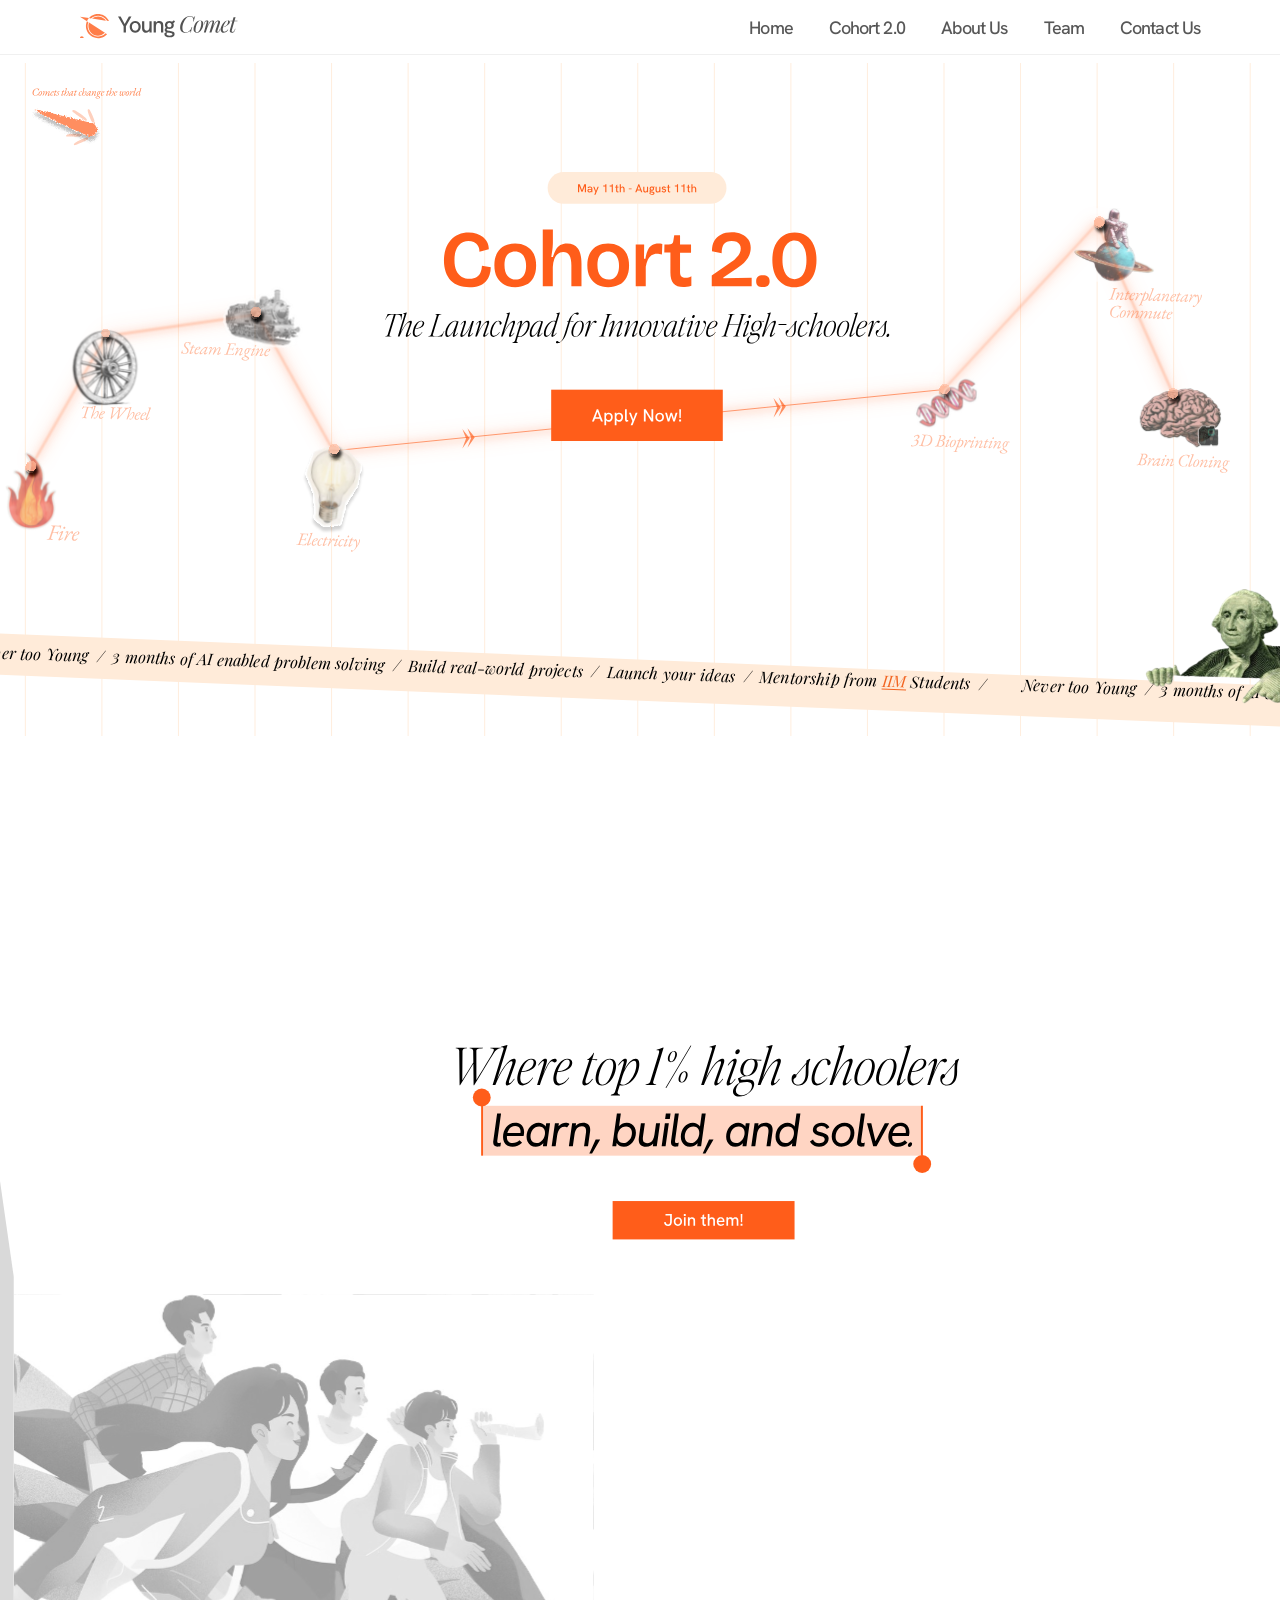
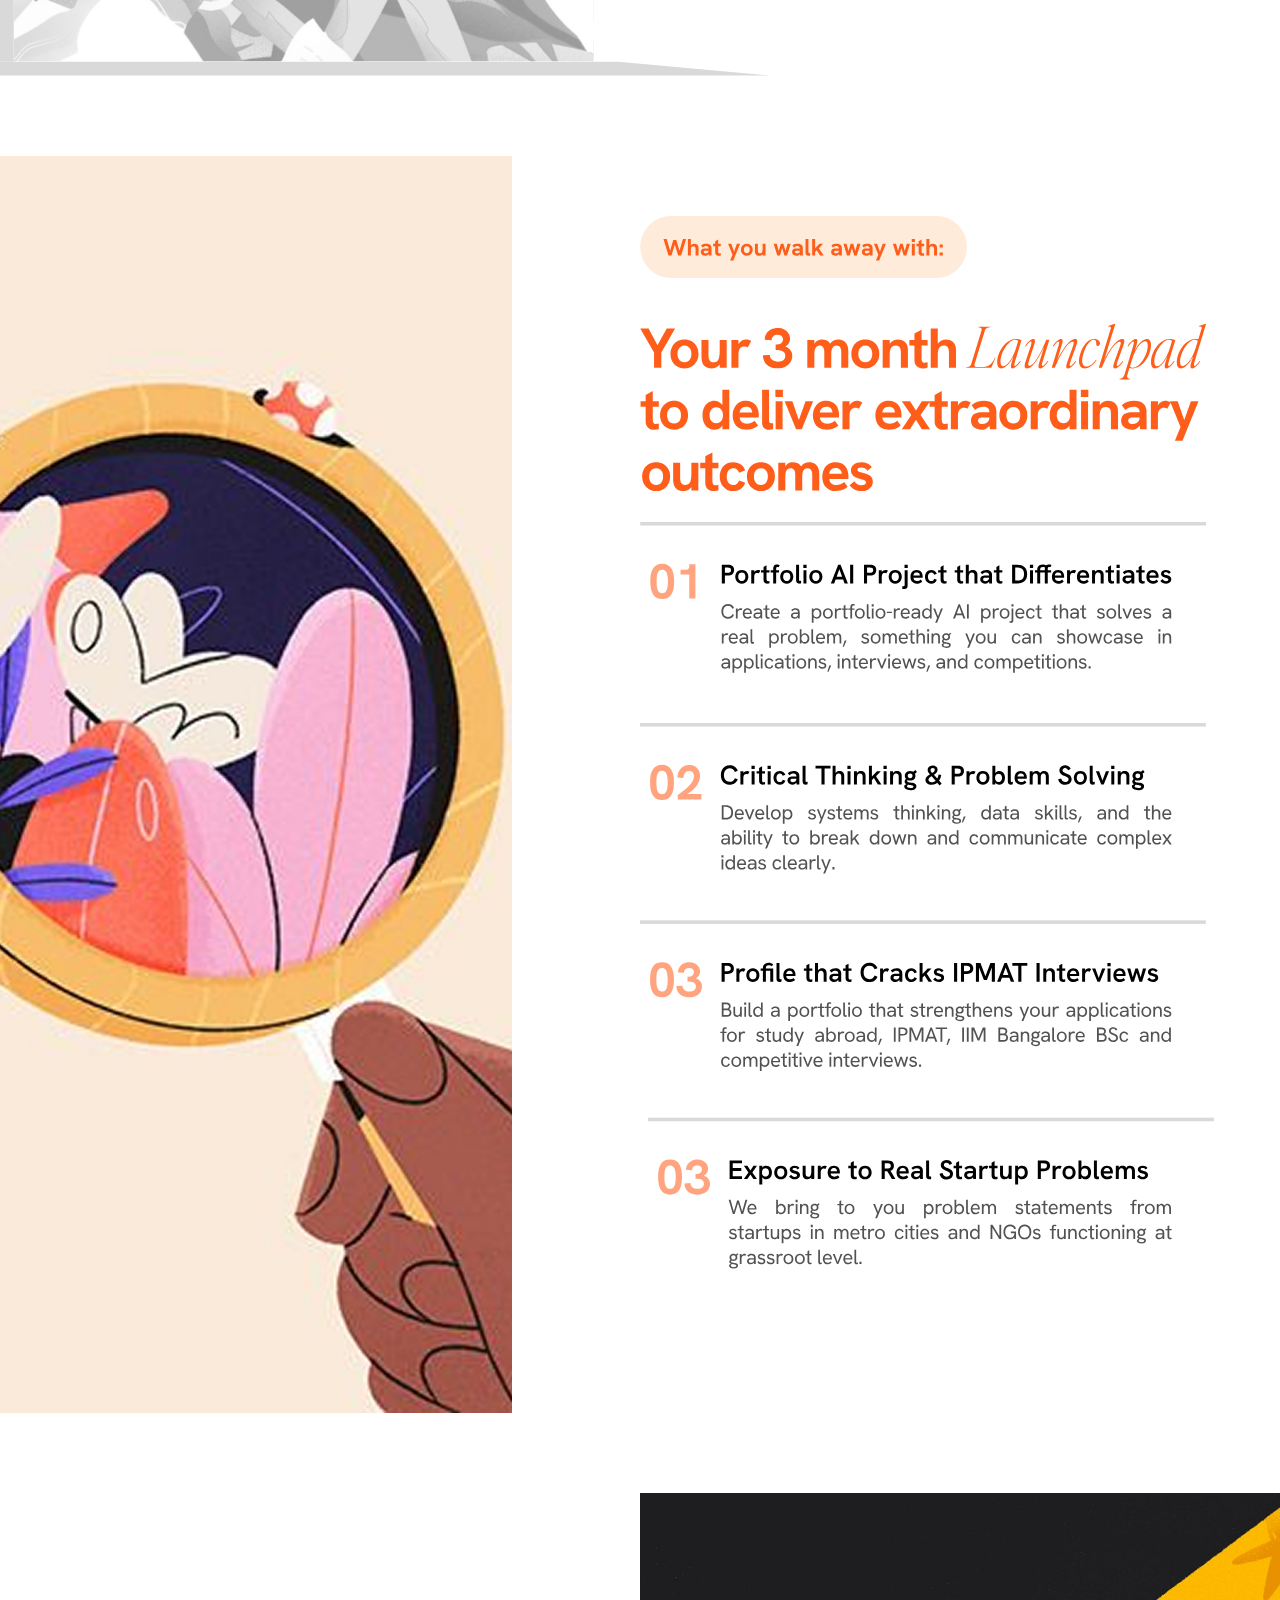
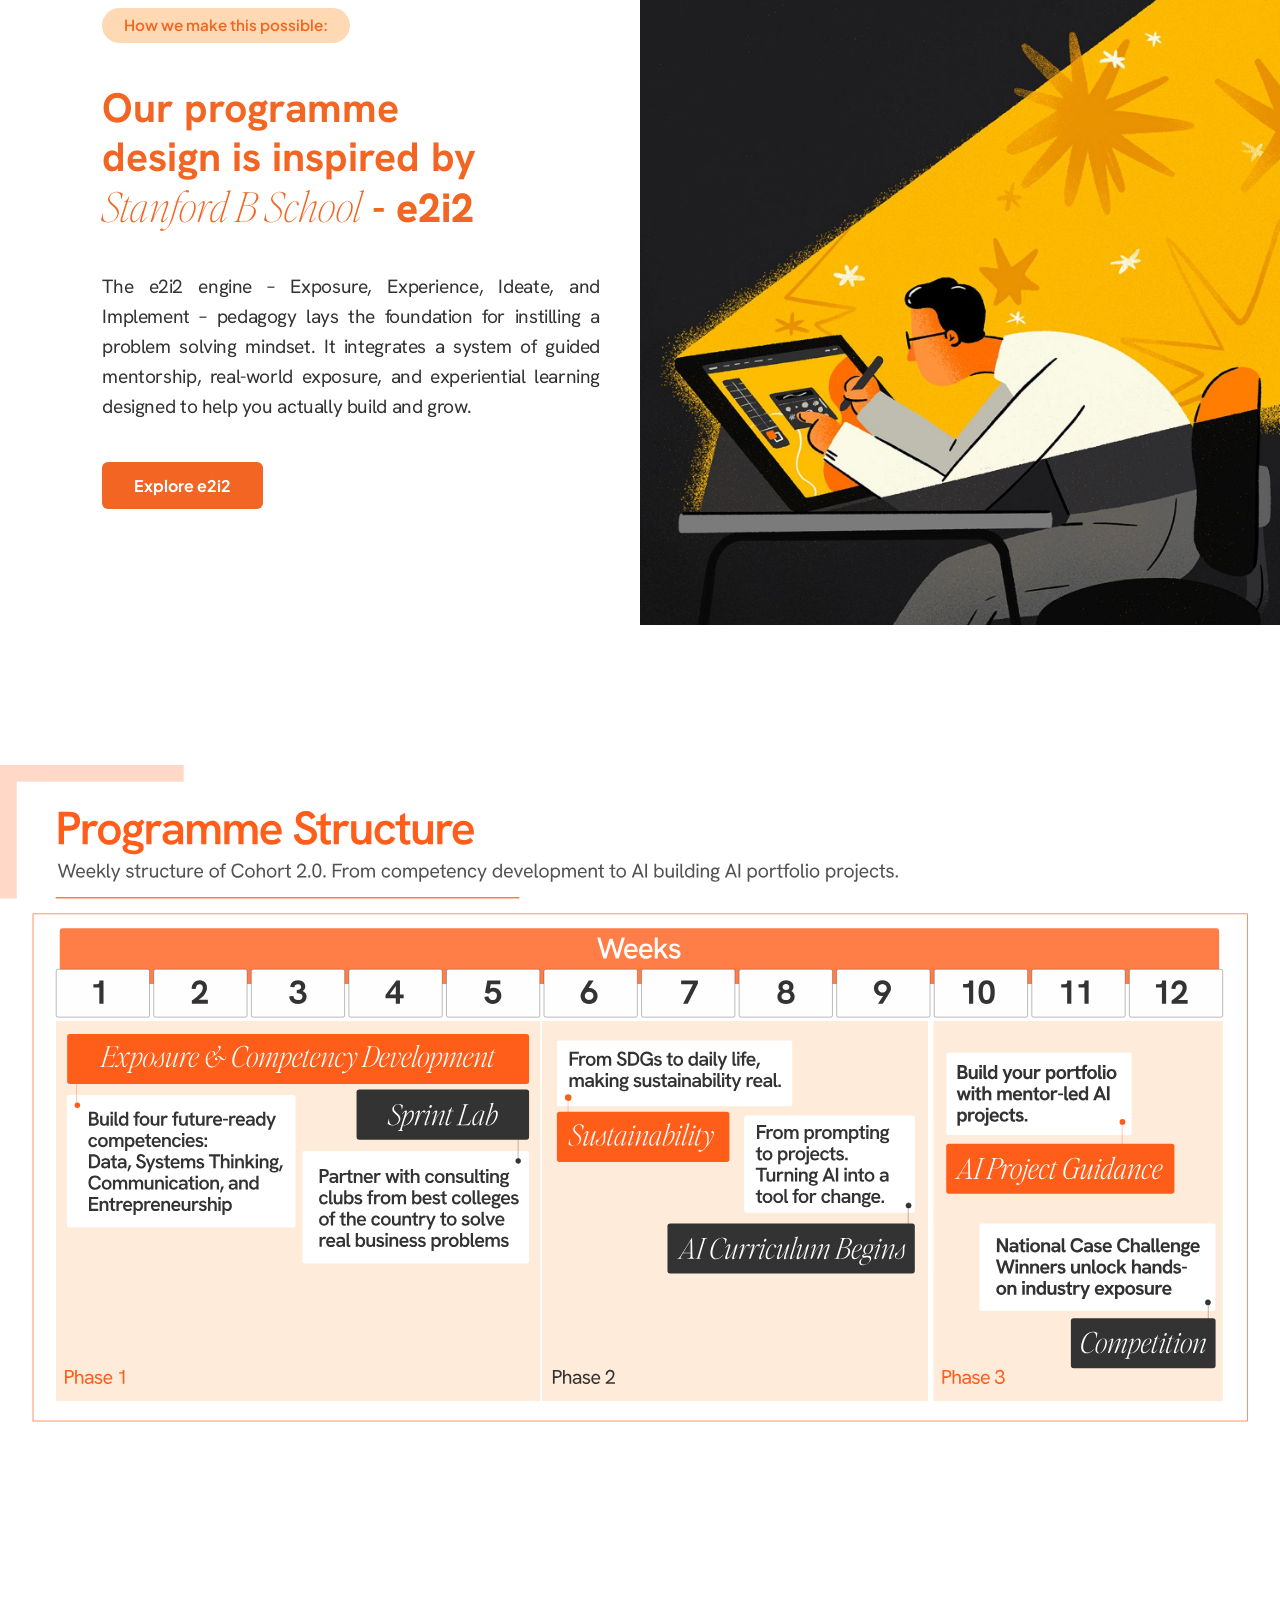
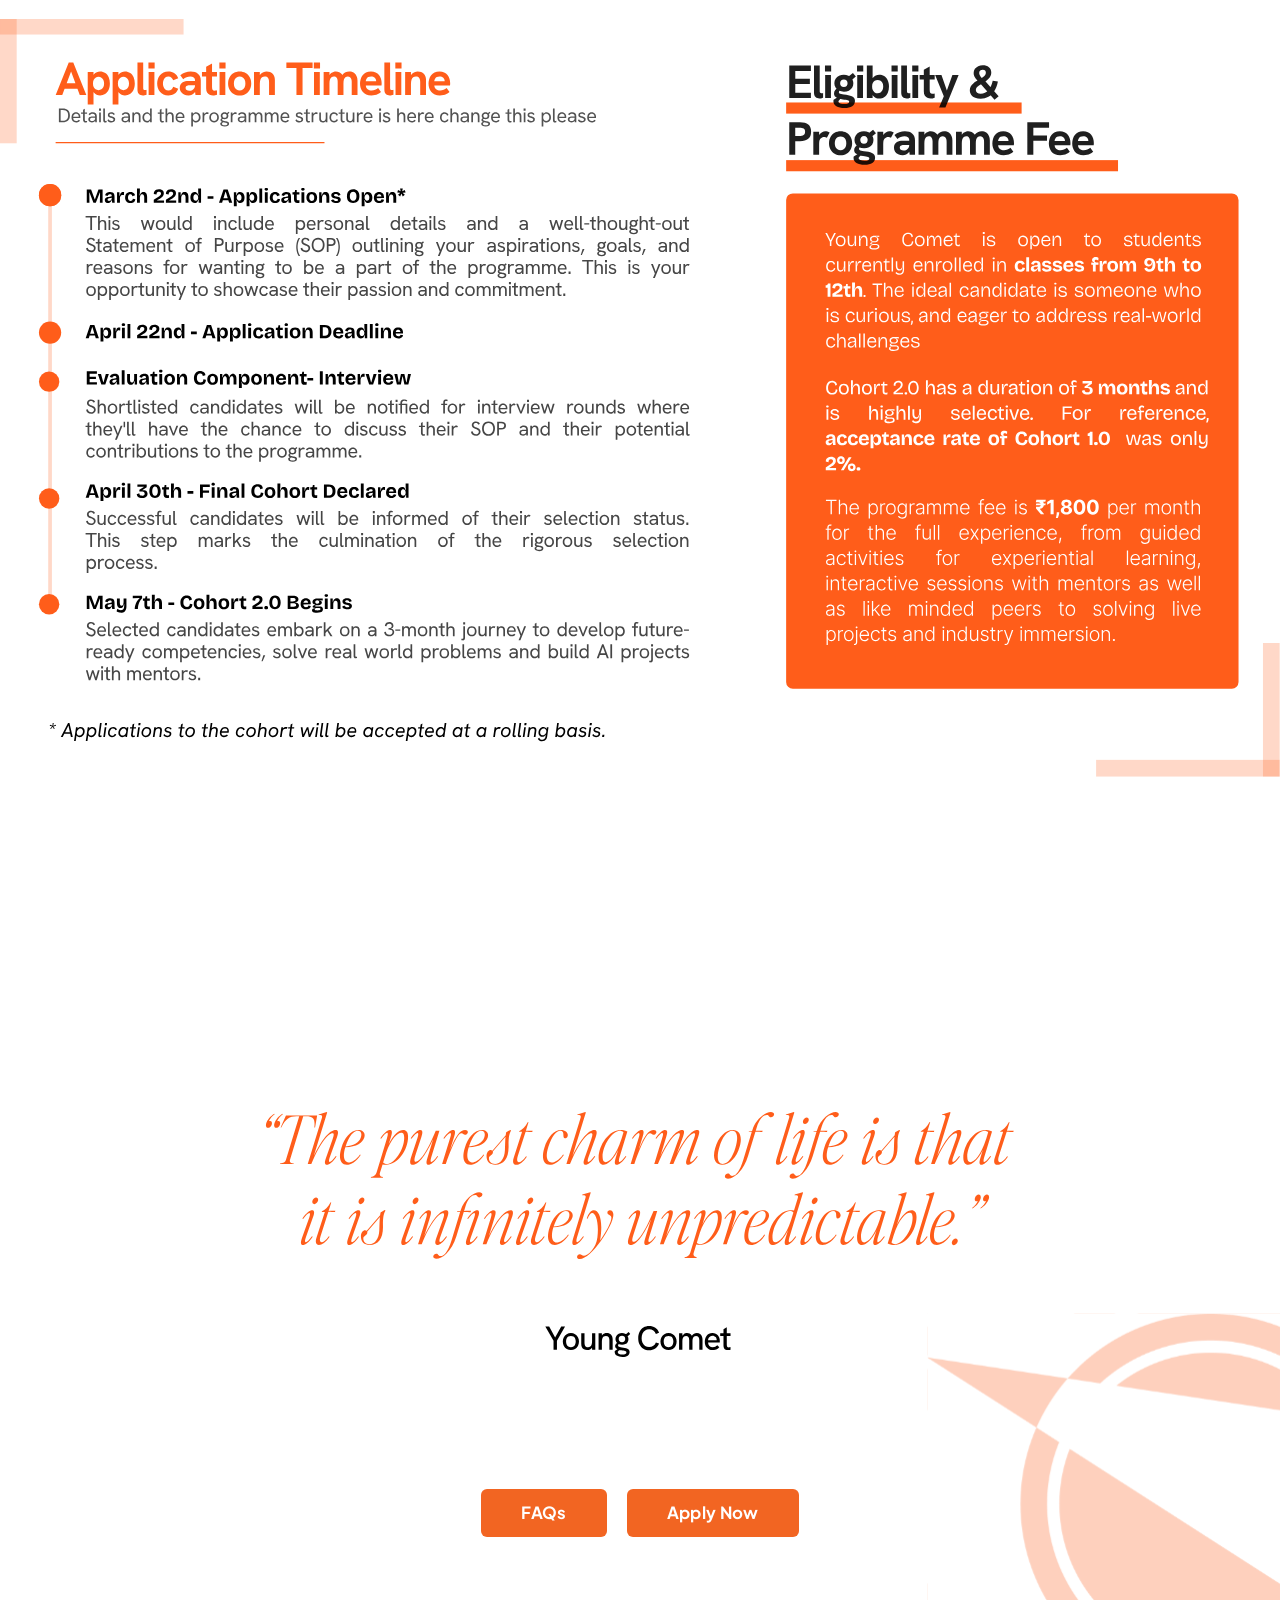
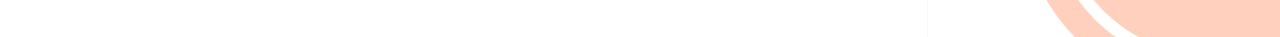
<file: cohort2.0.html>
<!DOCTYPE html>
<html lang="en">

<head>
  <meta charset="UTF-8" />
  <meta name="viewport" content="width=device-width, initial-scale=1.0" />
  <title>Young Comet — Cohort 2.0</title>
  <link rel="preconnect" href="https://fonts.googleapis.com" />
  <link rel="preconnect" href="https://fonts.gstatic.com" crossorigin />
  <link
    href="https://fonts.googleapis.com/css2?family=Hanken+Grotesk:wght@400;500;700&family=Plus+Jakarta+Sans:wght@400;500;700;800&family=Instrument+Serif:ital@0;1&family=Playfair+Display:ital,wght@0,400;1,400&display=swap"
    rel="stylesheet" />
  <link rel="icon" href="./assets/home/Group 85.svg" type="image/svg+xml" />
  <link rel="stylesheet" href="page2.css" />
</head>

<body>
  <header class="site-header">
    <div class="header-inner">
      <a href="./index.html" class="header-logo">
        <img src="./assets/home/Group 76.svg" alt="" class="header-logo-icon" draggable="false" />
        <img src="./assets/home/Young Comet.svg" alt="Young Comet" class="header-logo-text" draggable="false" />
      </a>
      <button class="header-menu-btn" aria-label="Toggle menu" aria-expanded="false">
        <span></span><span></span><span></span>
      </button>
      <nav class="header-nav" aria-label="Main navigation">
        <a href="./index.html" class="header-nav-link">Home</a>
        <a href="./cohort2.0.html" class="header-nav-link">Cohort 2.0</a>
        <a href="#" class="header-nav-link">About Us</a>
        <a href="#" class="header-nav-link">Team</a>
        <a href="#" class="header-nav-link">Contact Us</a>
      </nav>
    </div>
  </header>

  <main class="page2-main">
    <section class="page2-hero">
      <img src="./assets/page 2/Group 156.svg" alt="Cohort 2.0 hero" class="page2-img page2-mobile" draggable="false" />
      <!-- Desktop: layered SVG hero -->
      <div class="hero-canvas page2-desktop">
        <img src="./assets/Cohort 2/Group 163.svg" class="hero-layer hero-bg" alt="" draggable="false" />
        <img src="./assets/Cohort 2/Group 154.svg" class="hero-layer hero-decor" alt="" draggable="false" />
        <img src="./assets/Cohort 2/Group 146.svg" class="hero-layer hero-content" alt="Cohort 2.0" draggable="false" />
        <img src="./assets/Cohort 2/Group 99.svg" class="hero-layer hero-comet" alt="" draggable="false" />
        <a href="https://forms.gle/bNNrHmqP365Pe7E8A" target="_blank" rel="noopener noreferrer" class="hero-apply-link"
          aria-label="Apply Now"></a>
        <img src="./assets/Cohort 2/Rectangle 57.svg" class="hero-layer hero-pastel-ribbon" alt="" draggable="false" />
        <img src="./assets/Cohort 2/7e18f4940622b8b41796d94efc068ba2-removebg-preview 1.png"
          class="hero-layer hero-washington" alt="" draggable="false" />
      </div>
      <a href="https://forms.gle/bNNrHmqP365Pe7E8A" target="_blank" rel="noopener noreferrer"
        class="page2-hero-badge page2-mobile">
        <img src="./assets/page 2/Group 74.svg" alt="Apply Now" draggable="false" />
      </a>
      <div class="hero-ribbon">
        <div class="hero-ribbon-track">
          <span class="hero-ribbon-text">Never too Young&nbsp; /&nbsp; 3 months of AI enabled problem solving&nbsp;
            /&nbsp; Build real-world projects&nbsp; /&nbsp; Launch your ideas&nbsp; /&nbsp; Mentorship from <em>IIM</em>
            Students&nbsp; /&nbsp; </span><span class="hero-ribbon-text" aria-hidden="true">Never too Young&nbsp;
            /&nbsp; 3 months of AI enabled problem solving&nbsp; /&nbsp; Build real-world projects&nbsp; /&nbsp; Launch
            your ideas&nbsp; /&nbsp; Mentorship from <em>IIM</em> Students&nbsp; /&nbsp; </span><span
            class="hero-ribbon-text" aria-hidden="true">Never too Young&nbsp; /&nbsp; 3 months of AI enabled problem
            solving&nbsp; /&nbsp; Build real-world projects&nbsp; /&nbsp; Launch your ideas&nbsp; /&nbsp; Mentorship
            from <em>IIM</em> Students&nbsp; /&nbsp; </span><span class="hero-ribbon-text" aria-hidden="true">Never too
            Young&nbsp; /&nbsp; 3 months of AI enabled problem solving&nbsp; /&nbsp; Build real-world projects&nbsp;
            /&nbsp; Launch your ideas&nbsp; /&nbsp; Mentorship from <em>IIM</em> Students&nbsp; /&nbsp; </span>
        </div>
      </div>
    </section>
    <section class="page2-section page2-below-hero">
      <img src="./assets/page 2/Group 155.svg" alt="Cohort 2.0 section" class="page2-img page2-mobile"
        draggable="false" />
      <div class="below-hero-canvas page2-desktop">
        <img src="./assets/Cohort 2/Group 144.svg" alt="People" class="below-hero-layer below-hero-people"
          draggable="false" />
        <div class="below-hero-text-wrap below-hero-layer below-hero-text">
          <img src="./assets/Cohort 2/Group 102.svg" alt="Text content" class="below-hero-text-img" draggable="false" />
          <a href="https://forms.gle/bNNrHmqP365Pe7E8A" target="_blank" rel="noopener noreferrer"
            class="below-hero-join-link"></a>
        </div>
      </div>
      <a href="https://forms.gle/bNNrHmqP365Pe7E8A" target="_blank" rel="noopener noreferrer"
        class="page2-below-hero-badge page2-mobile">
        <img src="./assets/page 2/Group 103.svg" alt="Apply Now" draggable="false" />
      </a>
    </section>
    <section class="page2-section page2-what-section">
      <img src="./assets/page 2/Group 122.svg" alt="Cohort 2.0 section" class="page2-img page2-mobile"
        draggable="false" />
      <div class="what-canvas page2-desktop">
        <div class="what-left">
          <img src="./assets/Cohort 2/Rectangle 87.png" alt="Illustration" class="what-illustrations"
            draggable="false" />
        </div>
        <div class="what-right">
          <img src="./assets/Cohort 2/Group 160.svg" alt="What you'll walk away with" class="what-heading"
            draggable="false" />
          <img src="./assets/Cohort 2/Group 162.svg" alt="Content details" class="what-content" draggable="false" />
        </div>
      </div>
    </section>
    <section class="page2-section page2-157">
      <img src="./assets/page 2/Group 157.svg" alt="Cohort 2.0 section" class="page2-img page2-mobile"
        draggable="false" />
      <div class="e2i2-canvas page2-desktop">
        <div class="e2i2-left">
          <span class="e2i2-pill">How we make this possible:</span>
          <h2 class="e2i2-heading">Our programme<br>design is inspired by<br><em>Stanford B School</em> -
            <strong>e2i2</strong>
          </h2>
          <p class="e2i2-body">The e2i2 engine – Exposure, Experience, Ideate, and Implement – pedagogy lays the
            foundation for instilling a problem solving mindset. It integrates a system of guided mentorship, real-world
            exposure, and experiential learning designed to help you actually build and grow.</p>
          <a href="./index.html#competencies" class="e2i2-btn">Explore e2i2</a>
        </div>
        <div class="e2i2-right">
          <img src="./assets/Cohort 2/Rectangle 84.png" alt="Student working illustration" class="e2i2-illustration"
            draggable="false" />
        </div>
      </div>
      <a href="https://forms.gle/bNNrHmqP365Pe7E8A" target="_blank" rel="noopener noreferrer"
        class="page2-157-badge page2-mobile">
        <img src="./assets/page 2/101.svg" alt="Apply Now" draggable="false" />
      </a>
    </section>
    <section class="page2-section page2-programme">
      <img src="./assets/page 2/Group 138.svg" alt="Cohort 2.0 section" class="page2-img page2-mobile"
        draggable="false" />
      <img src="./assets/page 2/D/Group 178.svg" alt="Cohort 2.0 section" class="page2-img page2-desktop"
        draggable="false" />
    </section>
    <section class="page2-section page2-timeline">
      <img src="./assets/page 2/Group 139.svg" alt="Cohort 2.0 section" class="page2-img page2-mobile"
        draggable="false" />
      <img src="./assets/page 2/D/Group 127.svg" alt="Cohort 2.0 section" class="page2-img page2-desktop"
        draggable="false" />
    </section>
    <section class="page2-section page2-eligibility">
      <img src="./assets/page 2/Group 158.svg" alt="Cohort 2.0 section" class="page2-img page2-mobile"
        draggable="false" />
      <img src="./assets/page 2/D/Group 185.svg" alt="Cohort 2.0 section" class="page2-img page2-desktop"
        draggable="false" />
      <div class="page2-btn-group">
        <a href="https://forms.gle/bNNrHmqP365Pe7E8A" target="_blank" rel="noopener noreferrer"
          class="page2-btn">FAQs</a>
        <a href="https://forms.gle/bNNrHmqP365Pe7E8A" target="_blank" rel="noopener noreferrer" class="page2-btn">Apply
          Now</a>
      </div>
    </section>
  </main>

  <script src="script.js"></script>
</body>

</html>
</file>
<file: page2.css>
@font-face {
  font-family: "Editor's Note";
  src: url('./assets/Cohort 2/editors-note/EditorsNote-HairlineItalic-iF664322be52ef6.otf') format('opentype');
  font-weight: 100;
  font-style: italic;
  font-display: swap;
}

:root {
  --bg: #ffffff;
  --text: #0f0f10;
  --muted: #6a6a70;
  --orange: #ff5a14;
  --blue: #2452ff;
  --radius-pill: 999px;
}

* {
  box-sizing: border-box;
}

html,
body {
  margin: 0;
  padding: 0;
}

body {
  font-family: "Plus Jakarta Sans", sans-serif;
  background: var(--bg);
  color: var(--text);
  line-height: 1.2;
  overflow-x: hidden;
}

/* ==================== Site Header ==================== */
.site-header {
  width: 100%;
  background: rgba(255, 255, 255, 0.92);
  border-bottom: 1px solid rgba(0, 0, 0, 0.06);
  position: sticky;
  top: 0;
  z-index: 100;
  backdrop-filter: blur(8px);
}

.header-inner {
  max-width: 1200px;
  margin: 0 auto;
  display: flex;
  align-items: center;
  justify-content: space-between;
  padding: 14px 40px;
}

.header-logo {
  display: flex;
  align-items: center;
  gap: 8px;
  text-decoration: none;
}

.header-logo-icon {
  width: 30px;
  height: 26px;
}

.header-logo-text {
  height: 22px;
  width: auto;
}

.header-nav {
  display: flex;
  align-items: center;
  gap: 36px;
}

.header-nav-link {
  font-family: "Hanken Grotesk", sans-serif;
  font-weight: 500;
  font-size: 18px;
  line-height: 25px;
  letter-spacing: -0.05em;
  color: rgba(0, 0, 0, 0.66);
  text-decoration: none;
  transition: color 0.2s;
}

.header-nav-link:hover {
  color: var(--orange);
}

.header-menu-btn {
  display: none;
  flex-direction: column;
  gap: 5px;
  background: none;
  border: none;
  cursor: pointer;
  padding: 4px;
}

.header-menu-btn span {
  display: block;
  width: 24px;
  height: 2px;
  background: #000;
  border-radius: 2px;
  transition: transform 0.3s, opacity 0.3s;
}

@media (max-width: 640px) {
  .header-inner {
    padding: 12px 16px;
  }

  .header-menu-btn {
    display: flex;
    z-index: 102;
  }

  .header-nav {
    display: none;
    position: fixed;
    top: 0;
    left: 0;
    width: 100%;
    height: 100dvh;
    background: rgba(255, 255, 255, 0.97);
    flex-direction: column;
    align-items: center;
    justify-content: center;
    gap: 32px;
    z-index: 101;
  }

  .header-nav.open {
    display: flex;
  }

  .header-nav-link {
    font-size: 24px;
  }

  .header-menu-btn.open span:nth-child(1) {
    transform: translateY(7px) rotate(45deg);
  }

  .header-menu-btn.open span:nth-child(2) {
    opacity: 0;
  }

  .header-menu-btn.open span:nth-child(3) {
    transform: translateY(-7px) rotate(-45deg);
  }
}

/* ==================== Page 2 Main ==================== */
.page2-main {
  width: 100%;
  max-width: 390px;
  margin: 0 auto;
  display: flex;
  flex-direction: column;
  align-items: center;
  gap: 40px;
}

.page2-desktop {
  display: none !important;
}

.page2-mobile {
  display: block !important;
}

@media (min-width: 641px) {
  .page2-main {
    max-width: 100%;
    margin: 0 auto;
    gap: 80px;
    align-items: stretch;
  }

  .page2-hero {
    padding-top: 8px;
    width: 100%;
  }

  .page2-mobile {
    display: none !important;
  }

  .page2-desktop {
    display: block !important;
  }

  .page2-section {
    width: 100%;
  }

  .page2-hero-badge {
    width: 304px;
    height: 65px;
    top: 40%;
    left: 50%;
    transform: translate(-50%, -50%);
  }

  .hero-ribbon {
    bottom: 1.5%;
    padding: 10px 0;
    background: transparent;
  }

  .hero-ribbon-text {
    font-size: 1.3rem;
    padding-right: 32px;
  }

  .page2-below-hero {
    margin-top: -80px;
    min-height: 100vh;
    display: flex;
    align-items: center;
    justify-content: center;
  }

  .below-hero-canvas {
    position: relative;
    width: 100%;
    height: 100vh;
    overflow: hidden;
    background: #fff;
  }

  .below-hero-layer {
    position: absolute;
    display: block;
    pointer-events: none;
  }

  .below-hero-people {
    left: 0;
    bottom: 0;
    height: 55%;
    width: auto;
  }

  .below-hero-text {
    top: 40%;
    left: 55%;
    transform: translate(-50%, -50%);
    width: 45%;
    height: auto;
  }

  .below-hero-text-wrap {
    position: absolute;
    pointer-events: none;
  }

  .below-hero-text-img {
    width: 100%;
    height: auto;
    display: block;
    pointer-events: none;
  }

  .below-hero-join-link {
    position: absolute;
    top: 81.2%;
    left: 34.1%;
    width: 31.6%;
    height: 18.4%;
    z-index: 20;
    cursor: pointer;
    pointer-events: auto;
  }

  .page2-below-hero .page2-img {
    width: 100%;
    height: 100vh;
    object-fit: cover;
    object-position: left center;
  }

  /* ---- "What you'll walk away with" section ---- */
  .page2-what-section {
    width: 100%;
  }

  .what-canvas {
    width: 100%;
    background: #fff;
    display: flex !important;
    align-items: stretch;
  }

  .what-left {
    flex: 0 0 40%;
    position: sticky;
    top: 80px;
    align-self: flex-start;
    overflow: hidden;
    background: #FFF0E4;
    min-height: calc(100vh - 80px);
    display: flex;
    align-items: center;
    justify-content: center;
  }

  .what-illustrations {
    width: 100%;
    height: auto;
    object-fit: contain;
    display: block;
  }

  .what-right {
    flex: 1;
    padding: 60px 40px 80px clamp(40px, 10vw, 160px);
    display: flex;
    flex-direction: column;
    gap: 30px;
  }

  .what-heading {
    width: 100%;
    max-width: 606px;
    height: auto;
    display: block;
  }

  .what-content {
    width: 100%;
    max-width: 672px;
    height: auto;
    display: block;
  }

  /* ==================== e2i2 / Stanford Section ==================== */
  .page2-157 {
    width: 100% !important;
  }

  .e2i2-canvas {
    width: 100%;
    min-height: 80vh;
    display: flex !important;
    align-items: stretch;
    background: #fff;
  }

  .e2i2-left {
    flex: 0 0 50%;
    display: flex;
    flex-direction: column;
    justify-content: center;
    padding: 60px 40px 60px clamp(40px, 8vw, 160px);
    gap: 40px;
  }

  .e2i2-pill {
    display: inline-block;
    width: fit-content;
    background: #FFD9B3;
    color: #f26522;
    font-family: 'Plus Jakarta Sans', sans-serif;
    font-size: 0.95rem;
    font-weight: 600;
    padding: 8px 22px;
    border-radius: 20px;
  }

  .e2i2-heading {
    font-family: 'Hanken Grotesk', sans-serif;
    font-size: clamp(2.2rem, 3.2vw, 4rem);
    font-weight: 700;
    line-height: 1.2;
    color: #f26522;
    margin: 0;
  }

  .e2i2-heading em {
    font-family: "Editor's Note", 'Instrument Serif', serif;
    font-style: italic;
    font-weight: 100;
    color: #f26522;
  }

  .e2i2-heading strong {
    font-family: 'Hanken Grotesk', sans-serif;
    font-weight: 800;
    color: #f26522;
  }

  .e2i2-body {
    font-family: 'Hanken Grotesk', sans-serif;
    font-size: 1.2rem;
    line-height: 30px;
    letter-spacing: -0.02em;
    color: #333;
    margin: 0;
    max-width: 540px;
    text-align: justify;
  }

  .e2i2-btn {
    display: inline-block;
    width: fit-content;
    padding: 14px 32px;
    background: #f26522;
    color: #fff;
    font-family: 'Plus Jakarta Sans', sans-serif;
    font-size: 1rem;
    font-weight: 700;
    border-radius: 6px;
    text-decoration: none;
    cursor: pointer;
    transition: background 0.2s;
  }

  .e2i2-btn:hover {
    background: #d4551a;
  }

  .e2i2-right {
    flex: 1;
    display: flex;
    align-items: stretch;
    justify-content: flex-end;
    overflow: hidden;
  }

  .e2i2-illustration {
    width: 100%;
    height: 100%;
    object-fit: cover;
    object-position: right center;
    display: block;
  }

  /* ==================== Programme Structure Section ==================== */
  .page2-programme {
    width: 100% !important;
    margin-top: 60px;
  }

  .page2-programme .page2-img {
    width: 100%;
    height: auto;
    display: block;
  }

  /* ==================== Application Timeline Section ==================== */
  .page2-timeline {
    width: 100% !important;
    margin-top: 60px;
  }

  .page2-timeline .page2-img {
    width: 100%;
    height: auto;
    display: block;
  }

  /* ==================== Eligibility / Final Section ==================== */
  .page2-eligibility {
    width: 100% !important;
    margin-top: 60px;
  }

  .page2-eligibility .page2-img {
    width: 100%;
    height: auto;
    display: block;
  }

  .page2-below-hero-badge {
    width: 304px;
    height: 65px;
    top: 55%;
    left: 50%;
    transform: translate(-50%, -50%);
  }

  .page2-157-badge {
    width: 304px;
    height: 65px;
    top: 50%;
    left: 25%;
    transform: translate(-50%, -50%);
  }

  .page2-eligibility-badge {
    width: 221px;
    height: 69px;
    bottom: 12%;
    left: 80px;
  }

  .page2-end-badge-left {
    width: 236px;
    height: 69px;
    bottom: 30%;
    left: 50%;
    transform: translateX(calc(-100% - 10px));
  }

  .page2-end-badge-right {
    width: 236px;
    height: 69px;
    bottom: 30%;
    left: 50%;
    transform: translateX(10px);
  }
}

.page2-hero {
  position: relative;
  width: 100%;
  overflow: hidden;
}

/* ==================== Hero Canvas (Desktop Layered) ==================== */
.hero-canvas {
  position: relative;
  width: 100%;
  aspect-ratio: 1445 / 760;
  margin: 0 auto;
  overflow: hidden;
  background: #fff;
}

.hero-layer {
  position: absolute;
  display: block;
  pointer-events: none;
}

.hero-bg {
  top: 0;
  left: 0;
  width: 100%;
  height: 100%;
  object-fit: cover;
}

.hero-decor {
  left: 0.21%;
  top: 20.92%;
  width: 96.47%;
  height: auto;
}

.hero-content {
  left: 20.83%;
  top: 16.18%;
  width: 57.92%;
  height: auto;
}

.hero-comet {
  left: 2.42%;
  top: 3.29%;
  width: 8.86%;
  height: auto;
}

.hero-ribbon-strip {
  left: 0;
  bottom: 0;
  width: 100%;
  height: auto;
}

.hero-pastel-ribbon {
  left: -2%;
  bottom: 3%;
  width: 104%;
  height: auto;
  z-index: 4;
  transform: rotate(1deg);
}

.hero-washington {
  right: -6%;
  bottom: -2%;
  width: 18%;
  height: auto;
  z-index: 6;
}

.hero-apply-link {
  position: absolute;
  left: 43.05%;
  top: 48.55%;
  width: 13.42%;
  height: 7.63%;
  z-index: 10;
  cursor: pointer;
}

/* ==================== Hero Ribbon Marquee ==================== */
.hero-ribbon {
  position: absolute;
  bottom: 7%;
  left: -2%;
  width: 104%;
  background: transparent;
  overflow: hidden;
  padding: 6px 0;
  z-index: 5;
  pointer-events: none;
  transform: rotate(1.8deg);
}

@media (max-width: 640px) {
  .hero-ribbon {
    bottom: 8%;
  }
}

.hero-ribbon-track {
  display: flex;
  width: max-content;
  animation: ribbonScroll 24s linear infinite;
}

.hero-ribbon-text {
  font-family: 'Playfair Display', 'Instrument Serif', serif;
  font-style: italic;
  font-size: 1rem;
  color: #000;
  white-space: nowrap;
  letter-spacing: 0.01em;
  flex-shrink: 0;
}

.hero-ribbon-text em {
  font-style: italic;
  color: #f26522;
  text-decoration: underline;
  text-underline-offset: 2px;
}

@keyframes ribbonScroll {
  0% {
    transform: translateX(-25%);
  }

  100% {
    transform: translateX(0);
  }
}

.page2-section {
  width: 100%;
  display: flex;
  flex-direction: column;
  gap: 24px;
}

.page2-hero-badge {
  position: absolute;
  width: 102px;
  height: 31px;
  opacity: 1;
  z-index: 10;
  top: 38%;
  left: 50%;
  transform: translate(-50%, -50%);
  pointer-events: auto;
  cursor: pointer;
  text-decoration: none;
}

.page2-hero-badge img {
  width: 100%;
  height: 100%;
  display: block;
}

.page2-section {
  width: 100%;
}

.page2-eligibility {
  position: relative;
}

.page2-btn-group {
  display: flex;
  justify-content: center;
  gap: 12px;
  position: absolute;
  bottom: 60px;
  left: 0;
  right: 0;
  z-index: 10;
}

@media (min-width: 641px) {
  .page2-btn-group {
    bottom: 100px;
    left: 0;
    gap: 20px;
  }
}

.page2-btn {
  display: inline-block;
  padding: 10px 24px;
  background: #f26522;
  color: #fff;
  font-family: 'Plus Jakarta Sans', sans-serif;
  font-size: 0.9rem;
  font-weight: 700;
  border-radius: 6px;
  text-decoration: none;
  text-align: center;
  letter-spacing: 0.02em;
  cursor: pointer;
  transition: background 0.2s;
  white-space: nowrap;
}

@media (min-width: 641px) {
  .page2-btn {
    padding: 14px 40px;
    font-size: 1.05rem;
  }
}

.page2-btn:hover {
  background: #d4551a;
}


.page2-157 {
  position: relative;
}

.page2-157-badge {
  position: absolute;
  width: 116px;
  height: 30px;
  z-index: 10;
  top: 315px;
  left: 25%;
  transform: translateX(-50%);
  cursor: pointer;
  text-decoration: none;
}

.page2-157-badge img {
  width: 100%;
  height: 100%;
  display: block;
}

.page2-end {
  position: relative;
}

.page2-end-badge-left {
  position: absolute;
  width: 87px;
  height: 27px;
  z-index: 10;
  bottom: 210px;
  left: 50%;
  transform: translateX(calc(-100% - 5px));
  cursor: pointer;
  text-decoration: none;
}

.page2-end-badge-left img {
  width: 100%;
  height: 100%;
  display: block;
}

.page2-end-badge-right {
  position: absolute;
  width: 82px;
  height: 27px;
  z-index: 10;
  bottom: 210px;
  left: 50%;
  transform: translateX(5px);
  cursor: pointer;
  text-decoration: none;
}

.page2-end-badge-right img {
  width: 100%;
  height: 100%;
  display: block;
}

.page2-img {
  width: 100%;
  height: auto;
  display: block;
}

.page2-below-hero {
  margin-top: -40px;
  position: relative;
}

.page2-below-hero-badge {
  position: absolute;
  width: 116px;
  height: 30px;
  z-index: 10;
  top: 55%;
  left: 50%;
  transform: translate(-50%, -50%);
  cursor: pointer;
  text-decoration: none;
}

.page2-below-hero-badge img {
  width: 100%;
  height: 100%;
  display: block;
}

@media (max-width: 640px) {
  .hero-ribbon {
    display: none !important;
  }

  .page2-btn-group {
    display: none !important;
  }
}
</file>
